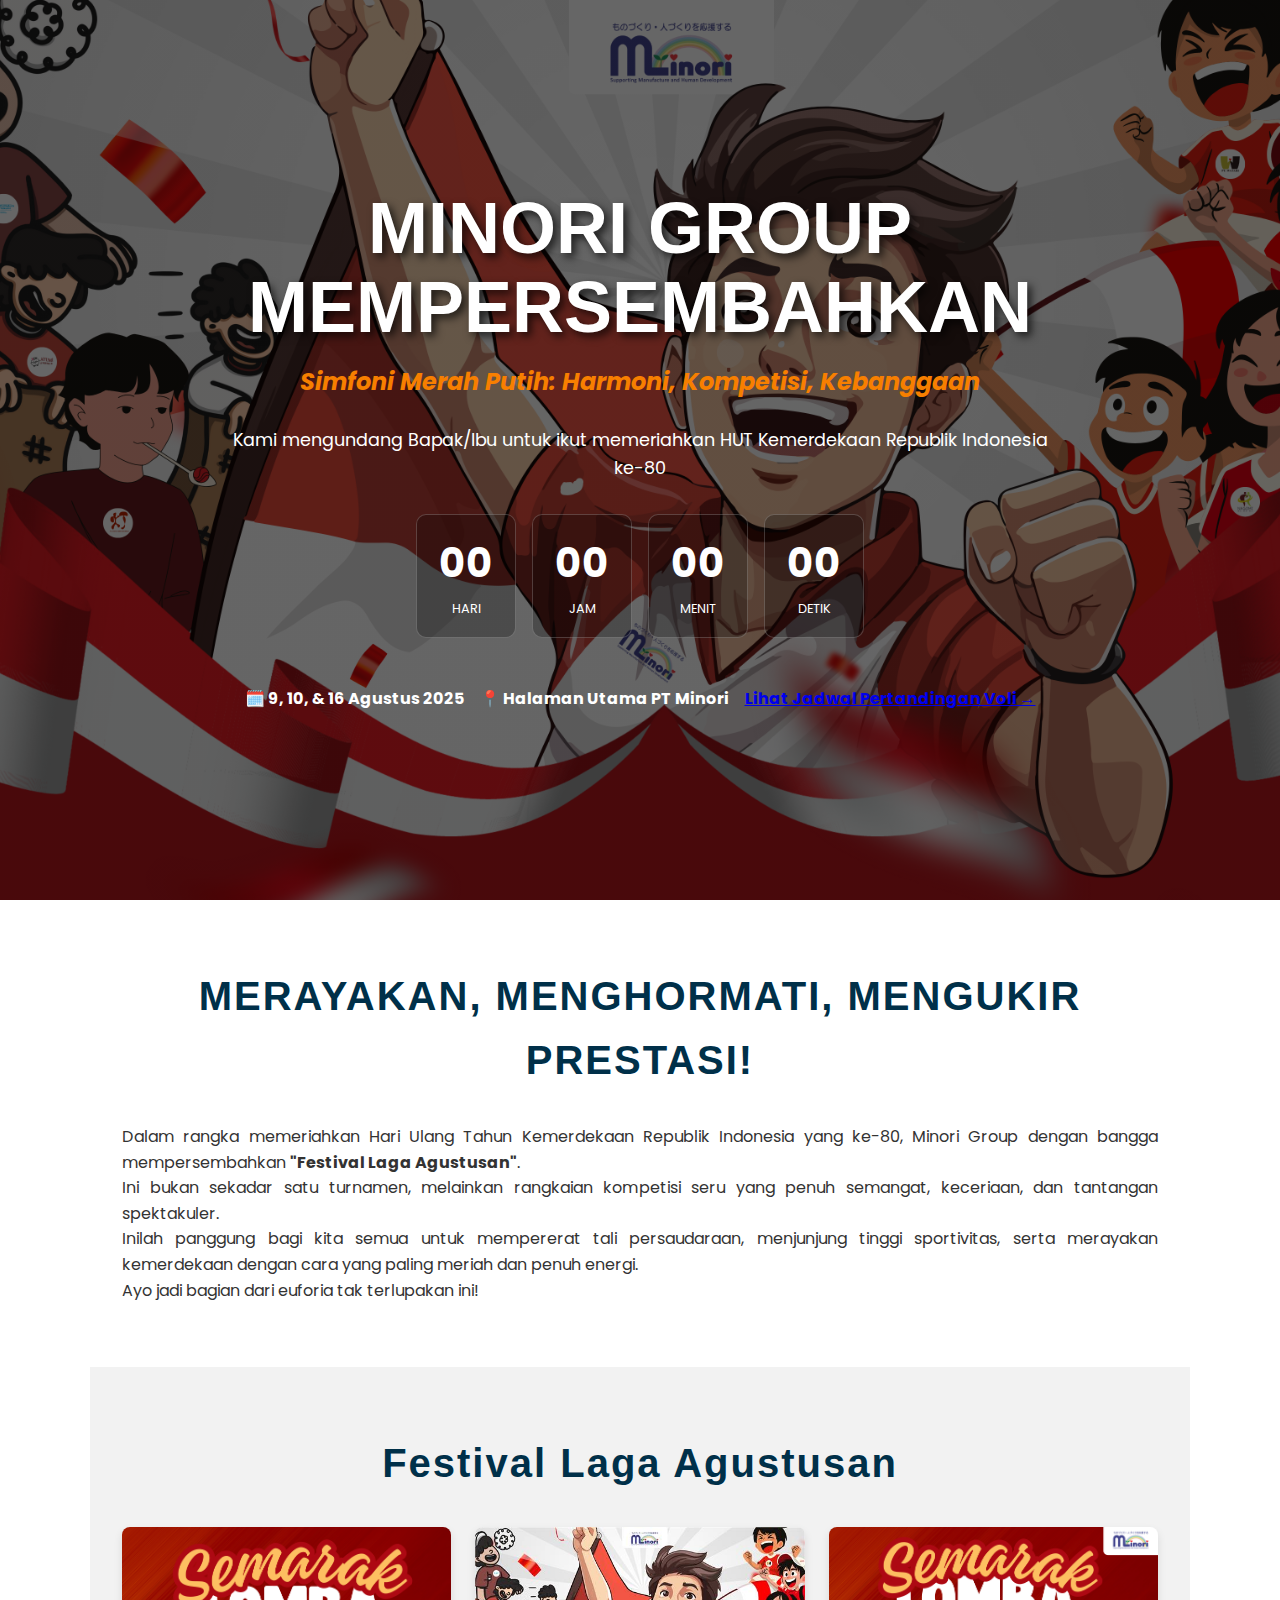
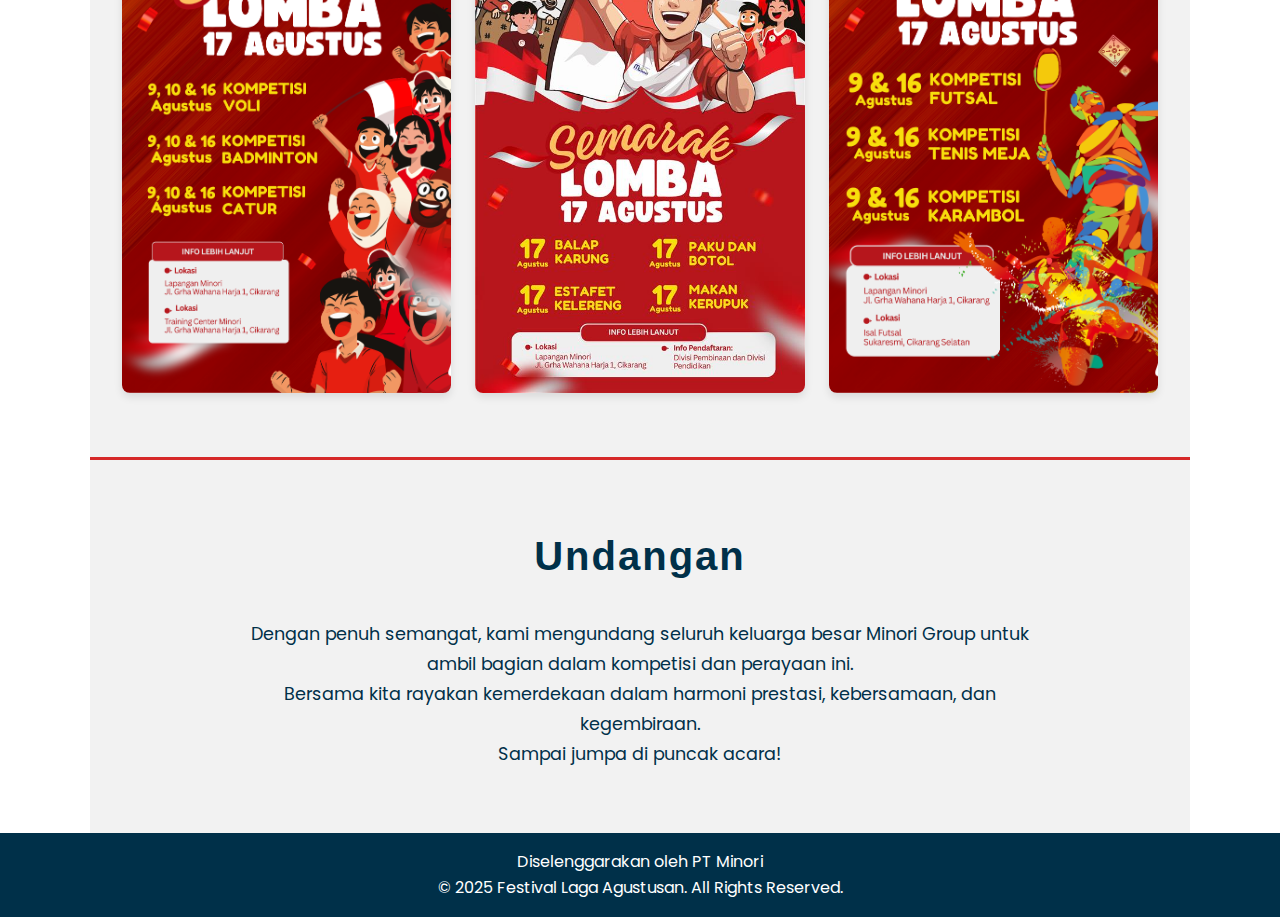
<file: index.html>
<!DOCTYPE html>
<html lang="id">
<head>
    <meta charset="UTF-8">
    <meta name="viewport" content="width=device-width, initial-scale=1.0">
    <title>HUT RI ke-80 untuk Minori Group</title>
    
    <link rel="preconnect" href="https://fonts.googleapis.com">
    <link rel="preconnect" href="https://fonts.gstatic.com" crossorigin>
    <link href="https://fonts.googleapis.com/css2?family=Gagalin&family=Poppins:wght@400;700;900&display=swap" rel="stylesheet">
    
    <link rel="stylesheet" href="style.css">
</head>
<body>

    <header class="hero-section">
        <div class="hero-content"> 
            <div id="confetti-container"></div>
            <h1 class="hero-title">MINORI GROUP MEMPERSEMBAHKAN</h1>
            <h2 class="hero-subtitle">Simfoni Merah Putih: Harmoni, Kompetisi, Kebanggaan</h2>
            
            <p class="hero-description">
                Kami mengundang Bapak/Ibu untuk ikut memeriahkan HUT Kemerdekaan Republik Indonesia ke-80
            </p>
            
            <div id="countdown" class="animasi">
                <div class="time-box">
                    <span id="days">00</span>
                    <small>Hari</small>
                </div>
                <div class="time-box">
                    <span id="hours">00</span>
                    <small>Jam</small>
                </div>
                <div class="time-box">
                    <span id="minutes">00</span>
                    <small>Menit</small>
                </div>
                <div class="time-box">
                    <span id="seconds">00</span>
                    <small>Detik</small>
                </div>
            </div>
            
            <div class="key-info">
                <span>🗓️ 9, 10, & 16 Agustus 2025</span>
                <span>📍 Halaman Utama PT Minori</span>
                <a href="schedule.html" class="button-link">Lihat Jadwal Pertandingan Voli →</a>
            </div>
        </div> 
    </header> 

    <main>
        <section id="tentang" class="container animasi">
            <h2 class="section-title">MERAYAKAN, MENGHORMATI, MENGUKIR PRESTASI!</h2>
            
            <p class="text-justify">
                Dalam rangka memeriahkan Hari Ulang Tahun Kemerdekaan Republik Indonesia yang ke-80, Minori Group dengan bangga mempersembahkan <strong>"Festival Laga Agustusan"</strong>. <br>
                Ini bukan sekadar satu turnamen, melainkan rangkaian kompetisi seru yang penuh semangat, keceriaan, dan tantangan spektakuler. <br> Inilah panggung bagi kita semua untuk mempererat tali persaudaraan, menjunjung tinggi sportivitas, serta merayakan kemerdekaan dengan cara yang paling meriah dan penuh energi. <br>
                Ayo jadi bagian dari euforia tak terlupakan ini!
            </p>
        </section>

        <section id="lomba" class="container animasi">
            <h2 class="section-title">Festival Laga Agustusan</h2>
            
            <div class="gallery-container">
                <img src="Lomba3.png" alt="Lomba Tarik Tambang">
                <img src="Lomba1.png" alt="Lomba Balap Karung">
                <img src="Lomba2.png" alt="Lomba Makan Kerupuk">
            </div>
        </section>
        <section id="undangan" class="invitation-section container animasi">
            <h2 class="section-title">Undangan</h2>
            <p>
                Dengan penuh semangat, kami mengundang seluruh keluarga besar Minori Group untuk ambil bagian dalam kompetisi dan perayaan ini. <br> Bersama kita rayakan kemerdekaan dalam harmoni prestasi, kebersamaan, dan kegembiraan. <br> Sampai jumpa di puncak acara!
            </p>
        </section>
    </main>

    <footer>
        <p>Diselenggarakan oleh PT Minori</p>
        <p>© 2025 Festival Laga Agustusan. All Rights Reserved.</p>
    </footer>
    
    <script src="countdown.js" defer></script>
    <script src="script.js" defer></script>
    </body>
</html>
</file>
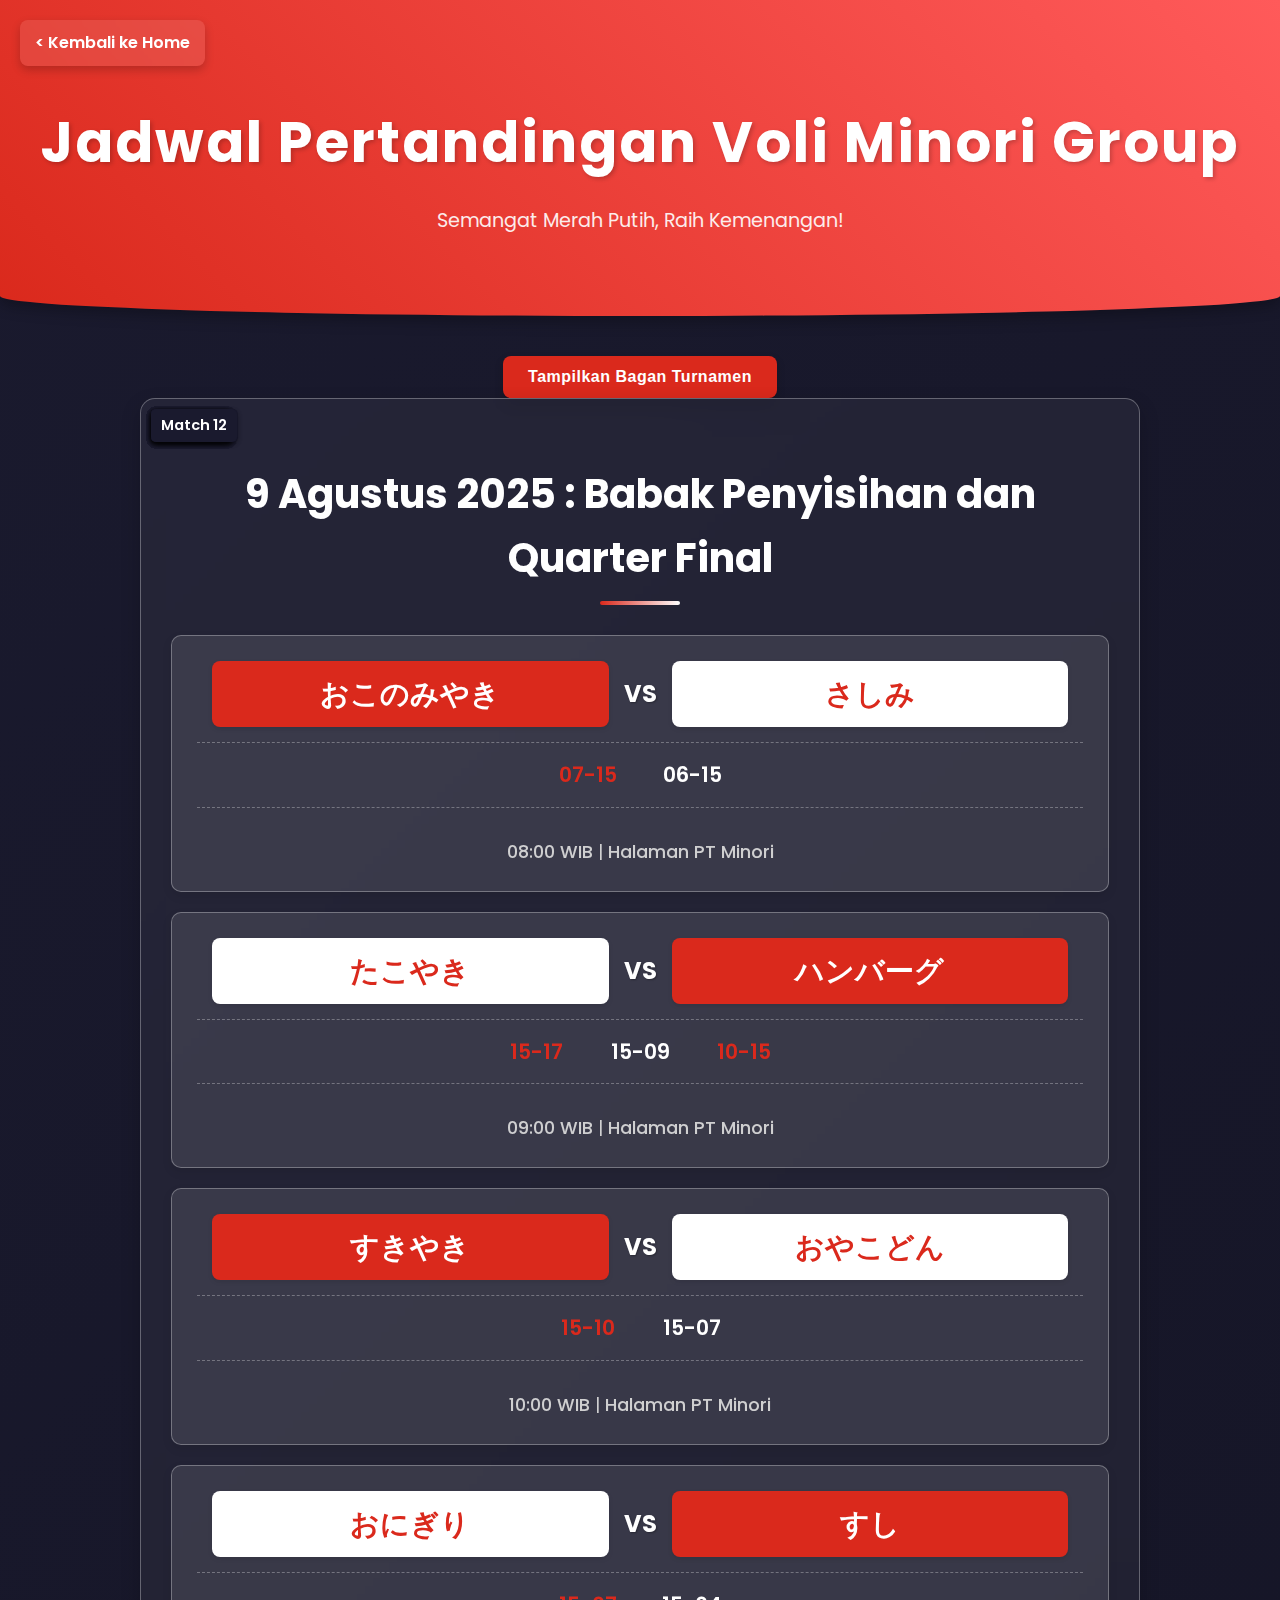
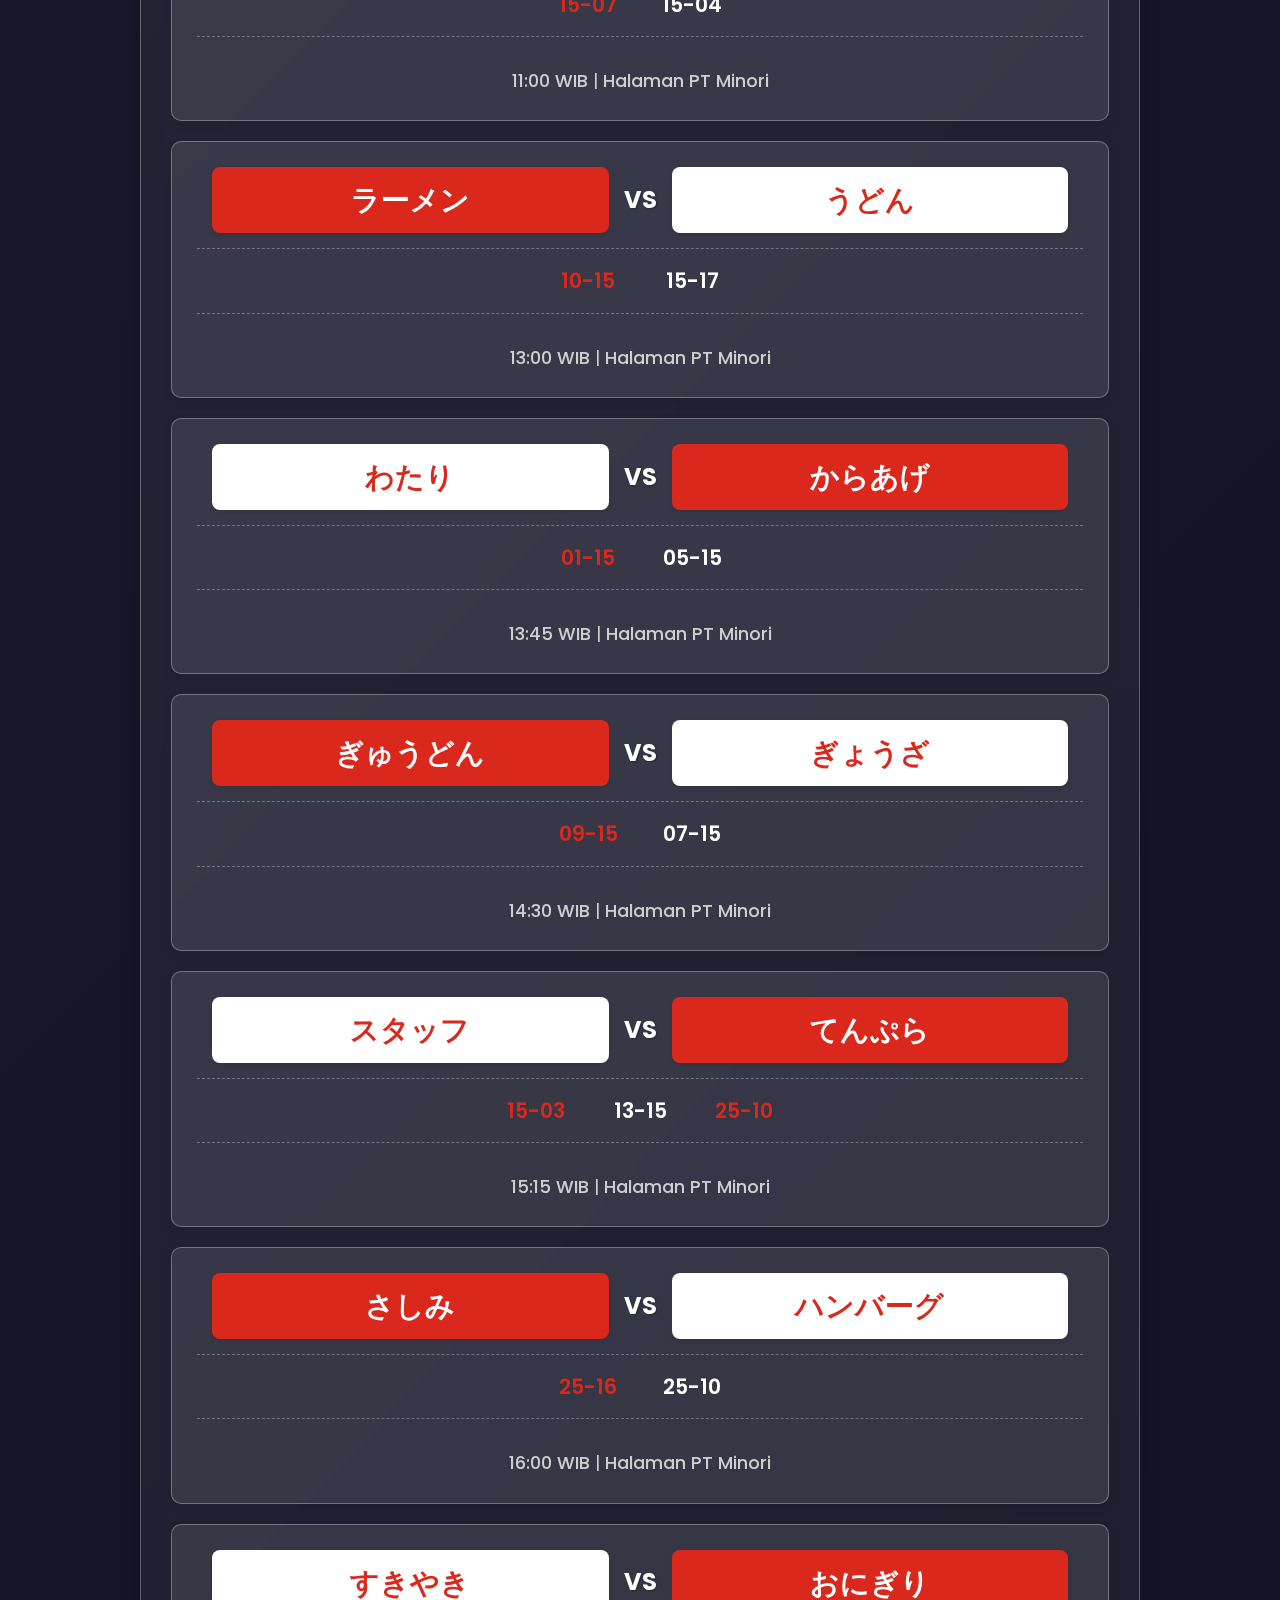
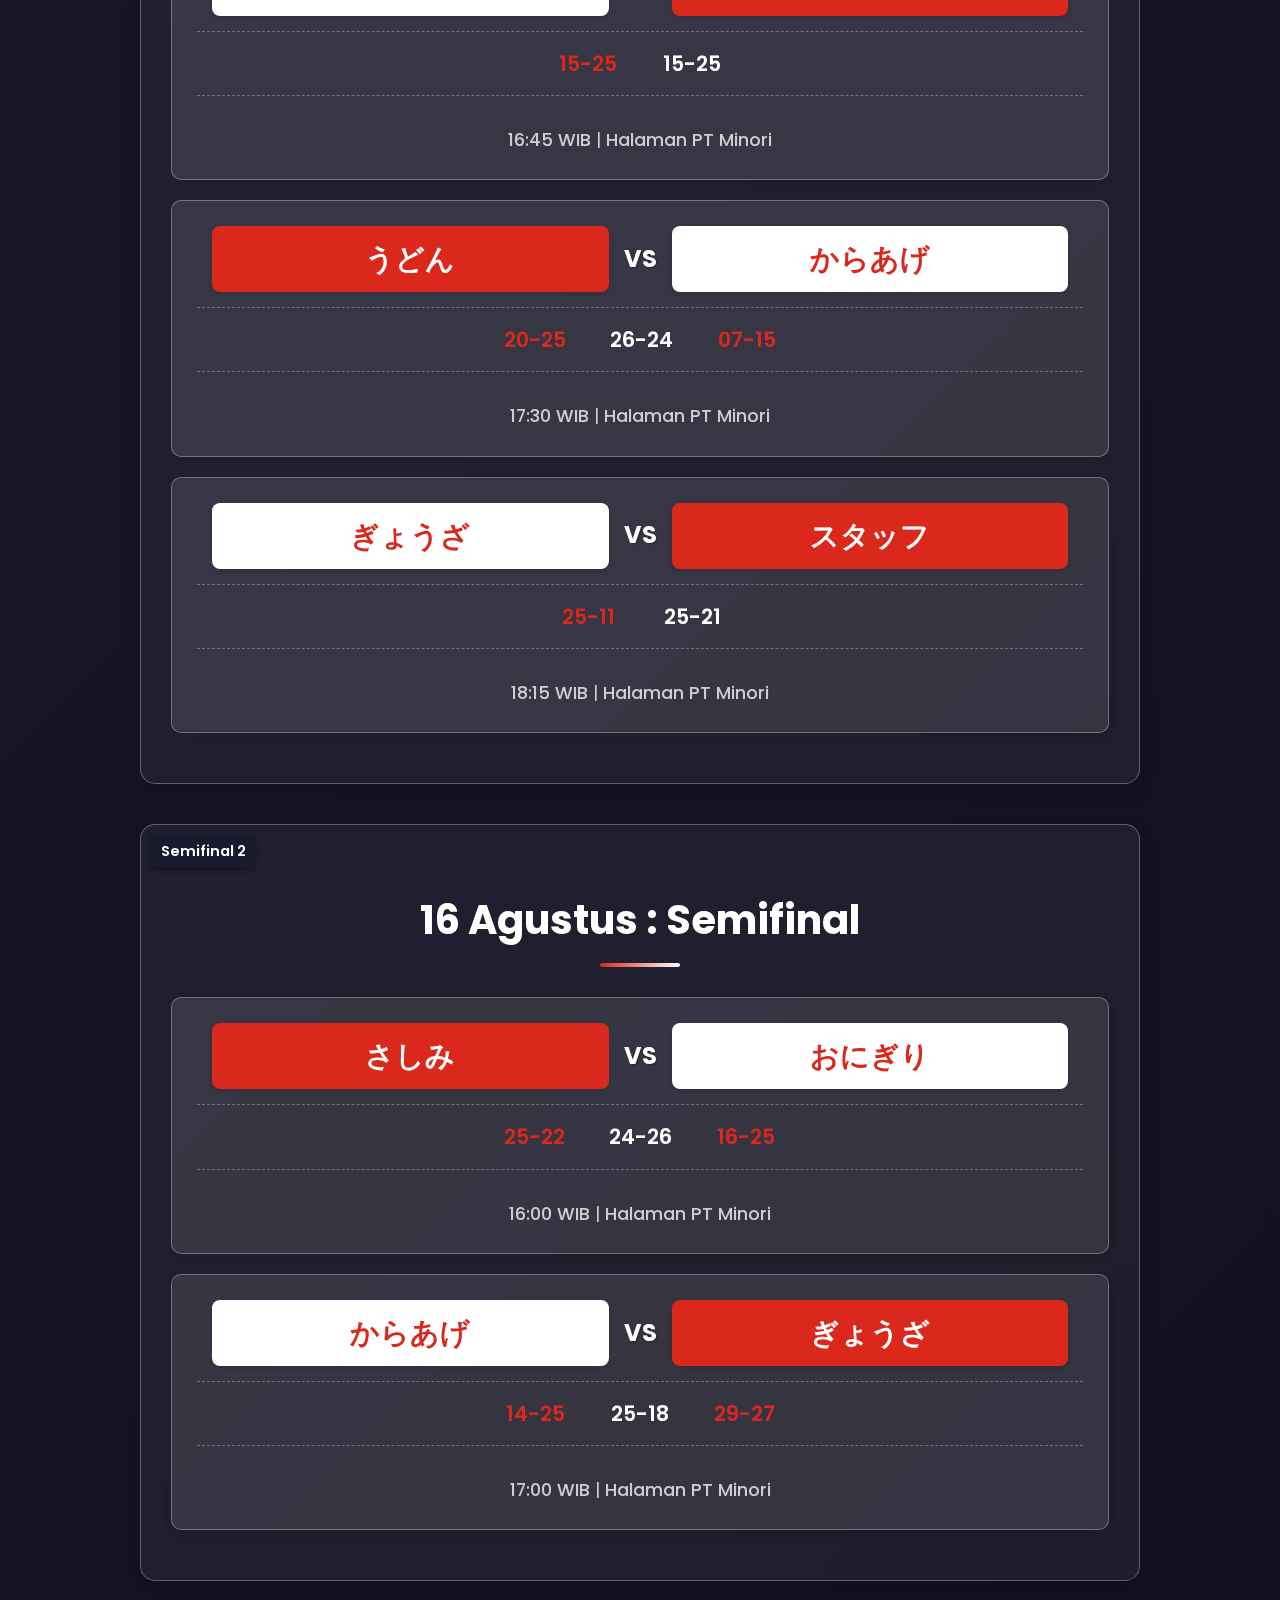
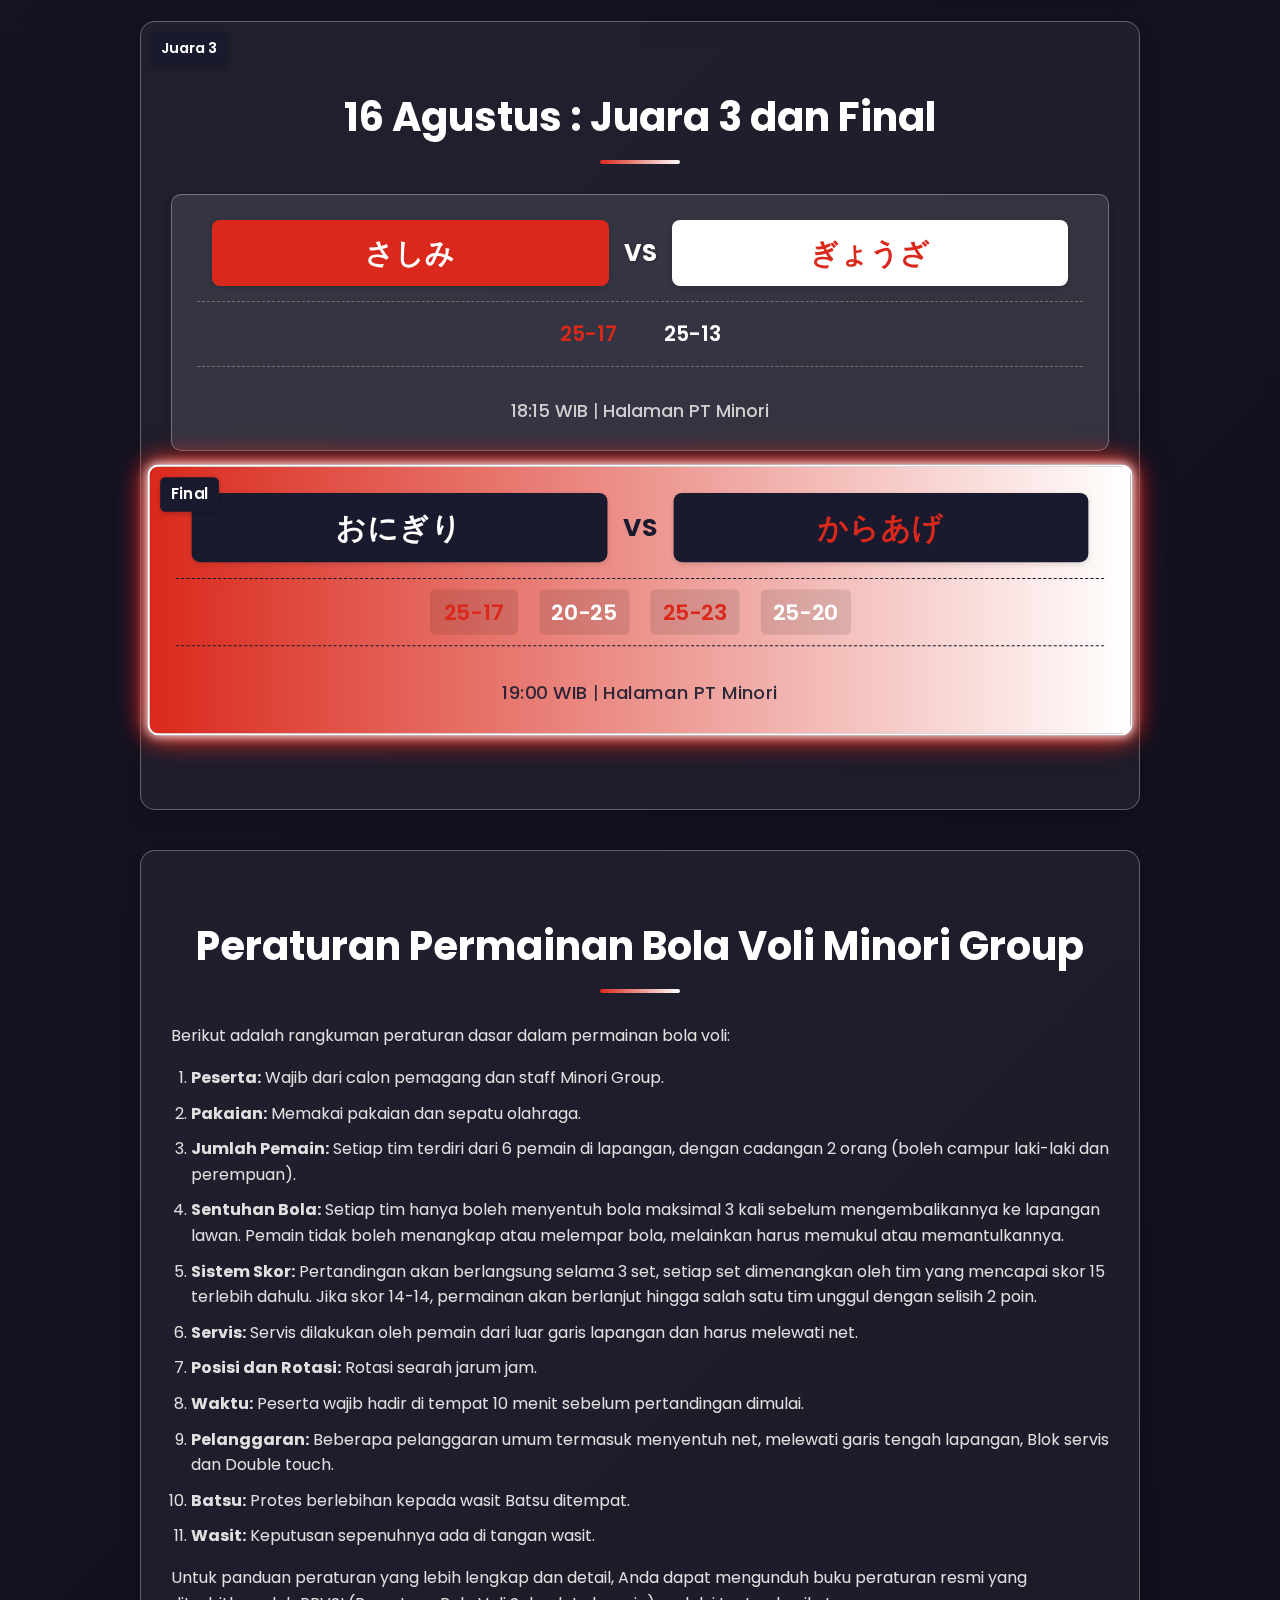
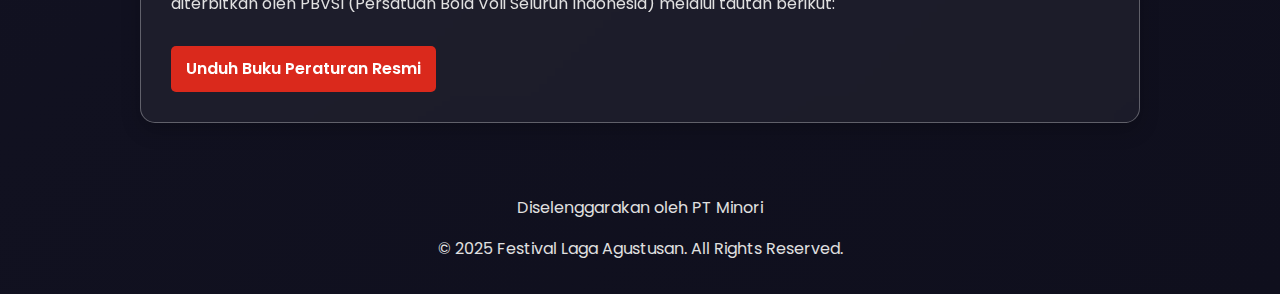
<file: schedule.html>
<!DOCTYPE html>
<html lang="id">
<head>
    <meta charset="UTF-8">
    <meta name="viewport" content="width=device-width, initial-scale=1.0">
    <title>Jadwal Pertandingan Voli</title>
    <link rel="stylesheet" href="schedule.css">
    <link href="https://fonts.googleapis.com/css2?family=Poppins:wght@400;600;700&display=swap" rel="stylesheet">
</head>
<body>

    <div id="winner-animation-container">
        <div class="trophy-icon">&#127942;</div>
        <h2 id="winner-title">Selamat! Tim <span id="winner-name"></span> Juara!</h2>
    </div>

    <a href="index.html" class="back-home-btn">
        &lt; Kembali ke Home
    </a>
    <div id="confetti-container"></div>
    <div class="header">
        <h1>Jadwal Pertandingan Voli Minori Group</h1>
        <p>Semangat Merah Putih, Raih Kemenangan!</p>
    </div>

<div id="imageModal" class="modal">
  <span class="close">&times;</span>
  <img class="modal-content" id="modalImage">
</div>
<div style="text-align: center; margin-top: 40px;">
  <button id="showImageBtn">Tampilkan Bagan Turnamen
  </button>
</div>

    <main class="schedule-container">
        <section class="match-day">
            <h2>9 Agustus 2025 : Babak Penyisihan dan Quarter Final</h2>
            <div class="match-card">
                <div class="match-number">Match 1</div>
                <div class="team team-red">おこのみやき</div>
                <div class="vs">VS</div>
                <div class="team team-white">さしみ</div>
                <div class="match-score">
                    <span class="set-score">07-15</span>
                    <span class="set-score">06-15</span>
                </div>
                <div class="match-info">
                    <span class="time">08:00 WIB</span> | <span class="venue">Halaman PT Minori</span>
                </div>
            </div>
            <div class="match-card">
                <div class="match-number">Match 2</div>
                <div class="team team-white">たこやき</div>
                <div class="vs">VS</div>
                <div class="team team-red">ハンバーグ</div>
                <div class="match-score">
                    <span class="set-score">15-17</span>
                    <span class="set-score">15-09</span>
                    <span class="set-score">10-15</span>
                </div>
                <div class="match-info">
                    <span class="time">09:00 WIB</span> | <span class="venue">Halaman PT Minori</span>
                </div>
                </div>
                <div class="match-card">
                <div class="match-number">Match 3</div>
                <div class="team team-red">すきやき</div>
                <div class="vs">VS</div>
                <div class="team team-white">おやこどん</div>
                <div class="match-score">
                    <span class="set-score">15-10</span>
                    <span class="set-score">15-07</span>
                </div>
                <div class="match-info">
                    <span class="time">10:00 WIB</span> | <span class="venue">Halaman PT Minori</span>
                </div>
            </div>
            <div class="match-card">
                <div class="match-number">Match 4</div>
                <div class="team team-white">おにぎり</div>
                <div class="vs">VS</div>
                <div class="team team-red">すし</div>
                <div class="match-score">
                    <span class="set-score">15-07</span>
                    <span class="set-score">15-04</span>
                </div>
                <div class="match-info">
                    <span class="time">11:00 WIB</span> | <span class="venue">Halaman PT Minori</span>
                </div>
            </div>
            <div class="match-card">
                <div class="match-number">Match 5</div>
                <div class="team team-red">ラーメン</div>
                <div class="vs">VS</div>
                <div class="team team-white">うどん</div>
                <div class="match-score">
                    <span class="set-score">10-15</span>
                    <span class="set-score">15-17</span>
                </div>
                <div class="match-info">
                    <span class="time">13:00 WIB</span> | <span class="venue">Halaman PT Minori</span>
                </div>
            </div>
            <div class="match-card">
                <div class="match-number">Match 6</div>
                <div class="team team-white">わたり</div>
                <div class="vs">VS</div>
                <div class="team team-red">からあげ</div>
                <div class="match-score">
                    <span class="set-score">01-15</span>
                    <span class="set-score">05-15</span>
                </div>
                <div class="match-info">
                    <span class="time">13:45 WIB</span> | <span class="venue">Halaman PT Minori</span>
                </div>
            </div>
            <div class="match-card">
                <div class="match-number">Match 7</div>
                <div class="team team-red">ぎゅうどん</div>
                <div class="vs">VS</div>
                <div class="team team-white">ぎょうざ</div>
                <div class="match-score">
                    <span class="set-score">09-15</span>
                    <span class="set-score">07-15</span>
                </div>
                <div class="match-info">
                    <span class="time">14:30 WIB</span> | <span class="venue">Halaman PT Minori</span>
                </div>
            </div>
            <div class="match-card">
                <div class="match-number">Match 8</div>
                <div class="team team-white">スタッフ</div>
                <div class="vs">VS</div>
                <div class="team team-red">てんぷら</div>
                <div class="match-score">
                    <span class="set-score">15-03</span>
                    <span class="set-score">13-15</span>
                    <span class="set-score">25-10</span>
                </div>
                <div class="match-info">
                    <span class="time">15:15 WIB</span> | <span class="venue">Halaman PT Minori</span>
                </div>
            </div>
            <div class="match-card">
                <div class="match-number">Match 9</div>
                <div class="team team-red">さしみ</div>
                <div class="vs">VS</div>
                <div class="team team-white">ハンバーグ</div>
                <div class="match-score">
                    <span class="set-score">25-16</span>
                    <span class="set-score">25-10</span>
                </div>
                <div class="match-info">
                    <span class="time">16:00 WIB</span> | <span class="venue">Halaman PT Minori</span>
                </div>
            </div>
            <div class="match-card">
                <div class="match-number">Match 10</div>
                <div class="team team-white">すきやき</div>
                <div class="vs">VS</div>
                <div class="team team-red">おにぎり</div>
                <div class="match-score">
                    <span class="set-score">15-25</span>
                    <span class="set-score">15-25</span>
                </div>
                <div class="match-info">
                    <span class="time">16:45 WIB</span> | <span class="venue">Halaman PT Minori</span>
                </div>
            </div>
            <div class="match-card">
                <div class="match-number">Match 11</div>
                <div class="team team-red">うどん</div>
                <div class="vs">VS</div>
                <div class="team team-white">からあげ</div>
                <div class="match-score">
                    <span class="set-score">20-25</span>
                    <span class="set-score">26-24</span>
                    <span class="set-score">07-15</span>
                </div>
                <div class="match-info">
                    <span class="time">17:30 WIB</span> | <span class="venue">Halaman PT Minori</span>
                </div>
            </div>
            <div class="match-card">
                <div class="match-number">Match 12</div>
                <div class="team team-white">ぎょうざ</div>
                <div class="vs">VS</div>
                <div class="team team-red">スタッフ</div>
                <div class="match-score">
                    <span class="set-score">25-11</span>
                    <span class="set-score">25-21</span>
                </div>
                <div class="match-info">
                    <span class="time">18:15 WIB</span> | <span class="venue">Halaman PT Minori</span>
                </div>
            </div>
        </section>

        <section class="match-day">
            <h2>16 Agustus : Semifinal</h2>
            <div class="match-card">
                <div class="match-number">Semifinal 1</div>
                <div class="team team-red">さしみ</div>
                <div class="vs">VS</div>
                <div class="team team-white">おにぎり</div>
                <div class="match-score">
                    <span class="set-score">25-22</span>
                    <span class="set-score">24-26</span>
                    <span class="set-score">16-25</span>
                </div>
                <div class="match-info">
                    <span class="time">16:00 WIB</span> | <span class="venue">Halaman PT Minori</span>
                </div>
            </div>
            <div class="match-card">
                <div class="match-number">Semifinal 2</div>
                <div class="team team-white">からあげ</div>
                <div class="vs">VS</div>
                <div class="team team-red">ぎょうざ</div>
                <div class="match-score">
                    <span class="set-score">14-25</span>
                    <span class="set-score">25-18</span>
                    <span class="set-score">29-27</span>
                </div>
                <div class="match-info">
                    <span class="time">17:00 WIB</span> | <span class="venue">Halaman PT Minori</span>
                </div>
            </div>
        </section>

        <section class="match-day">
            <h2>16 Agustus : Juara 3 dan Final</h2>
            <div class="match-card Juara-3">
                <div class="match-number">Juara 3</div>
                <div class="team team-red">さしみ</div>
                <div class="vs">VS</div>
                <div class="team team-white">ぎょうざ</div>
                <div class="match-score">
                    <span class="set-score">25-17</span>
                    <span class="set-score">25-13</span>
                </div>
                <div class="match-info">
                    <span class="time">18:15 WIB</span> | <span class="venue">Halaman PT Minori</span>
                </div>
            </div>
            <div class="match-card final-match">
                <div class="match-number">Final</div>
                <div class="team team-white">おにぎり</div>
                <div class="vs">VS</div>
                <div class="team team-red">からあげ</div>
                <div class="match-score">
                    <span class="set-score">25-17</span>
                    <span class="set-score">20-25</span>
                    <span class="set-score">25-23</span>
                    <span class="set-score">25-20</span>
                </div>
                <div class="match-info">
                    <span class="time">19:00 WIB</span> | <span class="venue">Halaman PT Minori</span>
                </div>
            </div>
        </section>

        <section class="match-day">
            <h2>Peraturan Permainan Bola Voli Minori Group</h2>
            <div class="rule-book-content">
                <p>Berikut adalah rangkuman peraturan dasar dalam permainan bola voli:</p>
                <ol>
                    <li>
                        <strong>Peserta:</strong> Wajib dari calon pemagang dan staff Minori Group.
                    </li>
                    <li>
                        <strong>Pakaian:</strong> Memakai pakaian dan sepatu olahraga.
                    </li>
                    <li>
                        <strong>Jumlah Pemain:</strong> Setiap tim terdiri dari 6 pemain di lapangan, dengan cadangan 2 orang (boleh campur laki-laki dan perempuan).
                    </li>
                    <li>
                        <strong>Sentuhan Bola:</strong> Setiap tim hanya boleh menyentuh bola maksimal 3 kali sebelum mengembalikannya ke lapangan lawan. Pemain tidak boleh menangkap atau melempar bola, melainkan harus memukul atau memantulkannya.
                    </li>
                    <li>
                        <strong>Sistem Skor:</strong> Pertandingan akan berlangsung selama 3 set, setiap set dimenangkan oleh tim yang mencapai skor 15 terlebih dahulu. Jika skor 14-14, permainan akan berlanjut hingga salah satu tim unggul dengan selisih 2 poin.
                    </li>
                    <li>
                        <strong>Servis:</strong> Servis dilakukan oleh pemain dari luar garis lapangan dan harus melewati net.
                    </li>
                    <li>
                        <strong>Posisi dan Rotasi:</strong> Rotasi searah jarum jam.
                    </li>
                    <li><strong>Waktu:</strong> Peserta wajib hadir di tempat 10 menit sebelum pertandingan dimulai.
                    </li>
                    <li>
                        <strong>Pelanggaran:</strong> Beberapa pelanggaran umum termasuk menyentuh net, melewati garis tengah lapangan, Blok servis dan Double touch.
                    </li>
                    <li><strong>Batsu:</strong> Protes berlebihan kepada wasit Batsu ditempat.
                    </li>
                    <li><strong>Wasit:</strong> Keputusan sepenuhnya ada di tangan wasit.
                    </li>
                </ol>
                <p>Untuk panduan peraturan yang lebih lengkap dan detail, Anda dapat mengunduh buku peraturan resmi yang diterbitkan oleh PBVSI (Persatuan Bola Voli Seluruh Indonesia) melalui tautan berikut:</p>
                <a href="https://www.pbvsi.or.id/wp-content/uploads/2025/06/BUKU-PERATURAN-RESMI-2025-2028.pdf" target="_blank" class="rule-book-link">Unduh Buku Peraturan Resmi</a>
            </div>
        </section>
    </main>
    <footer>
        <p>Diselenggarakan oleh PT Minori</p>
        <p>© 2025 Festival Laga Agustusan. All Rights Reserved.</p>
    </footer>

    <script src="schedule.js"></script>
</body>
</html>
</file>
<file: style.css>
/* --- Konfigurasi Dasar & Variabel --- */
:root {
    --primary-color: #D62828; /* Merah Bendera */
    --secondary-color: #003049; /* Biru Tua */
    --accent-color: #F77F00; /* Oranye */
    --white-color: #FFFFFF;
    --dark-text: #333333;
    --light-bg: #F2F2F2;
    --font-title: 'Gagalin', sans-serif;
    --font-body: 'Poppins', sans-serif;
}

* {
    margin: 0;
    padding: 0;
    box-sizing: border-box;
    scroll-behavior: smooth;
}

body {
    font-family: var(--font-body);
    color: var(--dark-text);
    line-height: 1.6;
}

.container {
    max-width: 1100px;
    margin: 0 auto;
    padding: 4rem 2rem;
}

.section-title {
    font-family: var(--font-title);
    font-size: 2.5rem;
    color: var(--secondary-color);
    text-align: center;
    margin-bottom: 2rem;
    letter-spacing: 2px;
}

.text-justify {
    text-align: justify;
}

/* --- Hero Section --- */
.hero-section {
    min-height: 100vh;
    display: flex;
    justify-content: center;
    align-items: center;
    text-align: center;
    color: var(--white-color);
    background: linear-gradient(rgba(0, 0, 0, 0.6), rgba(0, 0, 0, 0.6)), url('background-undangan.png') no-repeat center center/cover;
}

.hero-content {
    max-width: 900px;
    padding: 2rem;
    position: relative; /* Diperlukan untuk confetti */
    z-index: 2;
}

.hero-title {
    font-family: var(--font-title);
    font-size: 4.5rem;
    line-height: 1.1;
    margin-bottom: 1rem;
    text-shadow: 4px 4px 8px rgba(0,0,0,0.7);
    color: var(--white-color);
}

.hero-subtitle {
    font-size: 1.5rem;
    font-weight: 700;
    margin-bottom: 1.5rem;
    color: var(--accent-color);
    font-style: italic;
}

.hero-description {
    font-size: 1.1rem; /* Ukuran font disesuaikan */
}

.key-info {
    display: flex;
    justify-content: center;
    gap: 1rem;
    margin-top: 3rem;
    font-weight: 700;
}

/* --- Countdown --- */
#countdown {
    display: flex;
    justify-content: center;
    gap: 1rem;
    margin-top: 2rem;
    text-shadow: none;
    color: var(--white-color); /* Pastikan teks countdown berwarna putih */
}

.time-box {
    background: rgba(0, 0, 0, 0.25);
    padding: 1rem;
    border-radius: 10px;
    width: 100px;
    text-align: center;
    border: 1px solid rgba(255, 255, 255, 0.2);
}

.time-box span {
    display: block;
    font-size: 2.5rem;
    font-weight: 700;
}

.time-box small {
    font-size: 0.8rem;
    text-transform: uppercase;
}

/* --- Galeri Lomba --- */
#lomba { /* Menggunakan huruf kecil 'lomba' agar konsisten */
    background-color: var(--light-bg);
}

.gallery-container {
    display: flex;     
    justify-content: center; 
    gap: 1.5rem;           
    flex-wrap: wrap;     
    flex-direction: row;
}

.gallery-container img {
    width: 30%; /* Biarkan flexbox yang mengatur lebar */
    max-width: 350px; /* Lebar maksimum per gambar */
    flex: 1 1 300px; /* Fleksibel, dasar 300px, bisa membesar */
    height: auto;
    border-radius: 8px;   
    box-shadow: 0 4px 8px rgba(0,0,0,0.1);
    transition: transform 0.3s ease;
}

.gallery-container img:hover {
    transform: scale(1.05); 
    cursor: pointer;
}

/* --- Invitation Section --- */
.invitation-section {
    background-color: var(--light-bg);
    text-align: center;
    padding-top: 4rem;
    padding-bottom: 4rem;
    border-top: 3px solid var(--primary-color);
}

.invitation-section p {
    max-width: 800px;
    margin: 0 auto;
    font-size: 1.1rem;
    line-height: 1.7;
    color: var(--secondary-color);
}

/* --- Footer --- */
footer {
    background-color: var(--secondary-color);
    color: var(--white-color);
    text-align: center;
    padding: 1rem;
}

/* --- Confetti (Jika digunakan) --- */
#confetti-container {
    position: absolute;
    top: 0;
    left: 0;
    width: 100%;
    height: 100%;
    pointer-events: none;
    overflow: hidden;
    z-index: 1;
}

.confetti {
    position: absolute;
    width: 8px;
    height: 16px;
    opacity: 0;
    animation: fall 5s linear infinite; 
}

@keyframes fall {
    from {
        top: -10%;
        opacity: 1;
        transform: rotate(0deg);
    }
    to {
        top: 110%;
        opacity: 1;
        transform: rotate(720deg);
    }
}


/* === Responsive Design === */
@media (max-width: 768px) {
    .container {
        padding: 3rem 1.5rem;
    }

    .section-title {
        font-size: 2rem;
    }

    .hero-title {
        font-size: 2.5rem;
    }

    .hero-subtitle {
        font-size: 1.1rem;
    }

    .hero-description {
        font-size: 0.9rem;
    }

    .key-info {
        flex-direction: column;
        align-items: center;
        gap: 0.5rem;
    }

    #countdown {
        gap: 0.5rem;
    }

    .time-box {
        width: 70px;
        padding: 0.5rem;
    }

    .time-box span {
        font-size: 1.5rem;
    }

    .time-box small {
        font-size: 0.7rem;
    }

    #tentang p {
        font-size: 0.9rem;
        text-align: left; /* Justify seringkali sulit dibaca di HP */
    }

    .invitation-section p {
        font-size: 1rem;
    }
}
</file>
<file: schedule.css>
:root {
    --red-prime: #DA291C; 
    --white-prime: #FFFFFF;
    --dark-bg: #1a1a2e; 
    --light-text: #e0e0e0;
    --card-bg: rgba(255, 255, 255, 0.1); 
    --border-color: rgba(255, 255, 255, 0.3);
    --hover-effect: rgba(255, 255, 255, 0.2);
}

body {
    font-family: 'Poppins', sans-serif;
    margin: 0;
    padding: 0;
    background: linear-gradient(135deg, var(--dark-bg), #0f0f1d);
    color: var(--light-text);
    line-height: 1.6;
    overflow-x: hidden; 
    position: relative;
}

/* --- Gaya baru untuk animasi pemenang --- */
#winner-animation-container {
    position: fixed;
    top: 50%;
    left: 50%;
    transform: translate(-50%, -50%) scale(0);
    z-index: 10000;
    background: linear-gradient(135deg, #FFD700, #DAA520);
    border: 3px solid var(--white-prime);
    border-radius: 20px;
    padding: 40px;
    text-align: center;
    box-shadow: 0 10px 30px rgba(0, 0, 0, 0.5), 0 0 40px rgba(255, 215, 0, 0.7);
    transition: transform 0.5s cubic-bezier(0.68, -0.55, 0.27, 1.55);
    opacity: 0;
    display: none; /* Sembunyikan secara default */
}

#winner-animation-container.show {
    transform: translate(-50%, -50%) scale(1);
    opacity: 1;
    display: block;
}

#winner-animation-container .trophy-icon {
    font-size: 8em;
    animation: rotate-trophy 2s infinite ease-in-out;
    text-shadow: 2px 2px 5px rgba(0,0,0,0.3);
}

#winner-animation-container #winner-title {
    font-size: 2.5em;
    margin: 10px 0 20px;
    color: var(--dark-bg);
    font-weight: 700;
    text-shadow: 1px 1px 2px rgba(255,255,255,0.5);
}

#winner-animation-container #winner-name {
    color: var(--red-prime);
    text-transform: uppercase;
}

@keyframes rotate-trophy {
    0% { transform: rotate(0deg); }
    50% { transform: rotate(15deg) scale(1.1); }
    100% { transform: rotate(0deg); }
}
/* --- Akhir gaya baru untuk animasi pemenang --- */

.back-home-btn {
    position: fixed;
    top: 20px;
    left: 20px;
    background-color: rgba(255, 255, 255, 0.1);
    color: var(--white-prime);
    padding: 10px 15px;
    border-radius: 8px;
    text-decoration: none;
    font-weight: 600;
    box-shadow: 0 4px 10px rgba(0, 0, 0, 0.2);
    backdrop-filter: blur(5px);
    -webkit-backdrop-filter: blur(5px);
    transition: all 0.3s ease;
    z-index: 1000;
}

.back-home-btn:hover {
    background-color: var(--dark-bg);
    transform: translateY(-2px);
    box-shadow: 0 6px 12px rgba(0, 0, 0, 0.3);
}


/* Confetti Container */
#confetti-container {
    position: fixed;
    top: 0;
    left: 0;
    width: 100%;
    height: 100%;
    pointer-events: none; 
    z-index: 9999;
    overflow: hidden;
}

.confetti {
    position: absolute;
    width: 10px;
    height: 10px;
    background-color: var(--red-prime);
    opacity: 0;
    animation: fall 3s forwards ease-out;
    border-radius: 50%;
    box-shadow: 0 0 5px rgba(0, 0, 0, 0.2);
}

.confetti:nth-child(even) {
    background-color: var(--white-prime);
}

@keyframes fall {
    0% {
        transform: translateY(-100px) rotate(0deg);
        opacity: 0;
    }
    10% {
        opacity: 1;
    }
    100% {
        transform: translateY(100vh) rotate(720deg);
        opacity: 0;
    }
}


.header {
    text-align: center;
    padding: 60px 20px;
    background: linear-gradient(45deg, var(--red-prime), #ff5a5a);
    color: var(--white-prime);
    box-shadow: 0 5px 15px rgba(0, 0, 0, 0.3);
    border-bottom-left-radius: 50% 20px;
    border-bottom-right-radius: 50% 20px;
    margin-bottom: 40px;
    position: relative;
    overflow: hidden; 
}

.header h1 {
    font-size: 3.5em;
    margin-bottom: 10px;
    letter-spacing: 2px;
    text-shadow: 2px 2px 4px rgba(0, 0, 0, 0.2);
}

.header p {
    font-size: 1.2em;
    opacity: 0.9;
}

.schedule-container {
    max-width: 1000px;
    margin: 0 auto;
    padding: 0 20px;
}

.match-day {
    background-color: rgba(255, 255, 255, 0.05);
    border-radius: 15px;
    padding: 30px;
    margin-bottom: 40px;
    box-shadow: 0 8px 20px rgba(0, 0, 0, 0.2);
    border: 1px solid var(--border-color);
    backdrop-filter: blur(10px);
    -webkit-backdrop-filter: blur(10px);
    transition: transform 0.3s ease, box-shadow 0.3s ease;
}

.match-day:hover {
    transform: translateY(-5px);
    box-shadow: 0 12px 25px rgba(0, 0, 0, 0.3);
}

.match-day h2 {
    text-align: center;
    color: var(--white-prime);
    font-size: 2.5em;
    margin-bottom: 30px;
    position: relative;
    padding-bottom: 15px;
}

.match-day h2::after {
    content: '';
    position: absolute;
    left: 50%;
    bottom: 0;
    transform: translateX(-50%);
    width: 80px;
    height: 4px;
    background: linear-gradient(to right, var(--red-prime), var(--white-prime));
    border-radius: 2px;
}

.match-card {
    display: flex;
    flex-wrap: wrap;
    justify-content: space-around;
    align-items: center;
    background-color: var(--card-bg);
    border-radius: 10px;
    padding: 25px;
    margin-bottom: 20px;
    border: 1px solid var(--border-color);
    box-shadow: 0 4px 10px rgba(0, 0, 0, 0.1);
    transition: all 0.3s ease;
}

.match-card:hover {
    background-color: var(--hover-effect);
    transform: scale(1.02);
    box-shadow: 0 6px 15px rgba(0, 0, 0, 0.15);
}

/* --- Match Number --- */
.match-number {
    position: absolute;
    top: 10px;
    left: 10px;
    background-color: var(--dark-bg);
    color: var(--white-prime);
    padding: 5px 10px;
    border-radius: 5px;
    font-size: 0.9em;
    font-weight: 600;
    z-index: 10;
    box-shadow: 0 2px 5px rgba(0, 0, 0, 0.2);
}

.team {
    font-size: 1.8em;
    font-weight: 600;
    padding: 10px 15px;
    border-radius: 8px;
    text-align: center;
    flex: 1;
    margin: 0 15px;
    box-shadow: 0 2px 5px rgba(0, 0, 0, 0.1);
    transition: background-color 0.3s ease, transform 0.2s ease;
}

.team-red {
    background-color: var(--red-prime);
    color: var(--white-prime);
}

.team-white {
    background-color: var(--white-prime);
    color: var(--red-prime);
}

.vs {
    font-size: 1.5em;
    font-weight: 700;
    color: var(--white-prime);
    text-shadow: 1px 1px 2px rgba(0, 0, 0, 0.3);
}

/* --- Style Skor --- */
.match-score {
    flex-basis: 100%;
    text-align: center;
    margin: 15px 0;
    font-size: 1.3em;
    font-weight: 600;
    color: var(--white-prime);
    display: flex;
    justify-content: center;
    gap: 20px;
    padding: 10px 0;
    border-top: 1px dashed var(--border-color);
    border-bottom: 1px dashed var(--border-color);
}

.set-score {
    background-color: rgba(255, 255, 255, 0.1);
    padding: 5px 12px;
    border-radius: 5px;
    min-width: 60px; 
}

.set-score:nth-child(odd) {
    color: var(--red-prime); 
    background-color: rgba(var(--red-prime), 0.2);
}
.set-score:nth-child(even) {
    color: var(--white-prime); 
    background-color: rgba(var(--white-prime), 0.2);
}

/* --- Skor --- */


.match-info {
    text-align: center;
    flex-basis: 100%;
    margin-top: 15px;
    font-size: 1.1em;
    color: var(--light-text);
    opacity: 0.9;
}

.match-info .time,
.match-info .venue {
    font-weight: 500;
}

/* --- Final Card --- */
.final-match {
    background: linear-gradient(to right, var(--red-prime), var(--white-prime));
    color: var(--dark-bg);
    transform: scale(1.05);
    box-shadow: 0 0 10px var(--white-prime), 0 0 20px var(--red-prime), 0 0 30px var(--red-prime);
    border: 2px solid var(--white-prime);
    position: relative;
    z-index: 1; 
    animation: pulse-border 2s infinite ease-in-out;
    margin-bottom: 50px;
}

@keyframes pulse-border {
    0% {
        transform: scale(1.05);
        box-shadow: 0 0 10px var(--white-prime), 0 0 20px var(--red-prime), 0 0 30px var(--red-prime);
    }
    50% {
        transform: scale(1.06);
        box-shadow: 0 0 20px var(--white-prime), 0 0 30px var(--red-prime), 0 0 40px var(--red-prime);
    }
    100% {
        transform: scale(1.05);
        box-shadow: 0 0 10px var(--white-prime), 0 0 20px var(--red-prime), 0 0 30px var(--red-prime);
    }
}

.final-match .team-red {
    background-color: var(--dark-bg);
    color: var(--red-prime);
}

.final-match .team-white {
    background-color: var(--dark-bg);
    color: var(--white-prime);
}

.final-match .vs,
.final-match .match-info {
    color: var(--dark-bg);
    text-shadow: none;
}

.final-match .match-score {
    color: var(--dark-bg);
    border-top: 1px dashed var(--dark-bg);
    border-bottom: 1px dashed var(--dark-bg);
}

.final-match .set-score {
    background-color: rgba(0, 0, 0, 0.1); 
}
.final-match .set-score:nth-child(odd) {
    color: var(--red-prime);
    background-color: rgba(0, 0, 0, 0.1);
}
.final-match .set-score:nth-child(even) {
    color: var(--white-prime);
    background-color: rgba(0, 0, 0, 0.1);
}

.final-match .match-number {
    background-color: var(--dark-bg);
    color: var(--white-prime);
}

/* Gaya baru untuk sparkle */
.sparkle {
    position: absolute;
    width: 3px;
    height: 3px;
    background-color: var(--white-prime);
    border-radius: 50%;
    opacity: 0;
    animation: fade-and-move 1.5s forwards ease-out;
}
@keyframes fade-and-move {
    0% {
        opacity: 0;
        transform: scale(0);
    }
    50% {
        opacity: 1;
        transform: scale(1);
    }
    100% {
        opacity: 0;
        transform: scale(0);
    }
}
/* --- Final Card --- */

/* Gaya untuk Rule Book */
.rule-book-content p, .rule-book-content li {
    font-size: 1em;
    margin-bottom: 10px;
    color: var(--light-text);
}
.rule-book-content ol {
    padding-left: 20px;
}
.rule-book-link {
    display: inline-block;
    background-color: var(--red-prime);
    color: var(--white-prime);
    padding: 10px 15px;
    border-radius: 5px;
    text-decoration: none;
    font-weight: 600;
    margin-top: 20px;
    transition: background-color 0.3s ease, transform 0.2s ease;
}
.rule-book-link:hover {
    background-color: #a82015;
    transform: translateY(-2px);
}

/* --- TOOLTIP--- */
/* Fade-in */
@keyframes fadeIn {
    from {
        opacity: 0;
        transform: translateY(-10px);
    }
    to {
        opacity: 1;
        transform: translateY(0);
    }
}

/* Tooltip new */
.team-roster-tooltip {
    position: absolute;
    background: linear-gradient(145deg, rgba(0, 0, 0, 0.95), rgba(40, 40, 60, 0.95));
    color: var(--light-text);
    border-radius: 10px;
    padding: 15px 20px;
    box-shadow: 0 6px 20px rgba(0, 0, 0, 0.4), 0 0 10px var(--red-prime); 
    z-index: 1000;
    pointer-events: none;
    font-size: 0.9em;
    max-width: 250px;
    border: 1px solid rgba(255, 255, 255, 0.1);
    animation: fadeIn 0.3s ease-out forwards;
}

/* Pseudo */
.team-roster-tooltip::before {
    content: '';
    position: absolute;
    top: -10px; 
    left: 20px; 
    width: 0;
    height: 0;
    border-left: 10px solid transparent;
    border-right: 10px solid transparent;
    border-bottom: 10px solid rgba(0, 0, 0, 0.95);
}

.team-roster-tooltip h4 {
    margin-top: 0;
    margin-bottom: 8px;
    font-size: 1.2em;
    color: var(--red-prime); 
    text-shadow: 1px 1px 2px rgba(0, 0, 0, 0.5);
    border-bottom: 1px solid rgba(255, 255, 255, 0.2);
    padding-bottom: 5px;
}

.team-roster-tooltip ul {
    list-style-type: none;
    padding-left: 0;
    margin: 0;
}

.team-roster-tooltip li {
    padding: 4px 0;
    transition: color 0.2s ease;
}

.team-roster-tooltip li:hover {
    color: var(--white-prime);
}
/* Modal Style */
.modal {
  display: none;
  position: fixed;
  z-index: 10;
  left: 0;
  top: 0;
  width: 100%;
  height: 100%;
  overflow: auto;
  background-color: rgba(0,0,0,0.8);
}

.modal-content {
  display: block;
  margin: 5% auto;
  max-width: 80%;
  border: 5px solid white;
  border-radius: 10px;
}

.close {
  position: absolute;
  top: 20px;
  right: 35px;
  color: white;
  font-size: 40px;
  font-weight: bold;
  cursor: pointer;
}
button {
  padding: 12px 25px;
  font-size: 16px;
  background-color: var(--red-prime);
  color: white;
  border: none;
  border-radius: 8px;
  cursor: pointer;
  transition: all 0.3s ease;
  box-shadow: 0 4px 8px rgba(0,0,0,0.2);
  font-weight: bold;
  letter-spacing: 0.5px;
}

button:hover {
  background-color: var(--dark-bg);
  transform: translateY(-2px);
  box-shadow: 0 6px 12px rgba(0,0,0,0.3);
}

button:active {
  transform: scale(0.97);
  box-shadow: 0 2px 5px rgba(0,0,0,0.2);
}

/* --- Footer --- */
footer {
    background-color: var(--secondary-color);
    color: var(--white-color);
    text-align: center;
    padding: 1rem;
}

/* Responsive Design */
@media (max-width: 768px) {
    .header h1 {
        font-size: 2.5em;
    }

    .match-day h2 {
        font-size: 2em;
    }

    .match-card {
        flex-direction: column;
        padding: 20px;
        padding-top: 40px;
    }

    .match-number {
        top: 15px;
        font-size: 0.8em;
    }

    .team {
        width: 100%;
        margin: 5px 0;
        font-size: 1.2em; 
        padding: 6px 8px; 
    }

    .vs {
        margin: 5px 0;
        font-size: 1.2em;
    }

    .match-score {
        flex-direction: row;
        justify-content: space-around;
        gap: 5px;
        margin: 8px 0; 
    }

    .set-score {
        width: auto;
        min-width: 40px;
        font-size: 0.9em;
        padding: 3px 8px;
    }

    .match-info {
        margin-top: 8px;
        font-size: 0.9em;
    }
    .final-match {
        margin-bottom: 50px;
    }
}

@media (max-width: 480px) {
    .header h1 {
        font-size: 1.8em;
    }

    .header p {
        font-size: 1.2em;
    }

    .match-day h2 {
        font-size: 1.2em;
    }

    .match-card {
        padding: 8px; 
        padding-top: 35px; 
    }

    .match-number {
        top: 10px;
        font-size: 0.75em;
        padding: 4px 8px;
    }

    .team {
        font-size: 1em;
        padding: 2px;
    }

    .vs {
        font-size: 1em; 
    }
    .match-score {
        font-size: 1em; 
    }
    .set-score {
        min-width: 30px;
    }
    .match-info {
        font-size: 0.75em; 
    }

    .final-match {
        margin-bottom: 40px;
    }
    .rule-book-content {
        font-size: 0.75em;
    }
    footer {
        font-size: 0.75em;
    }
    
    .back-home-btn {
        top: 10px;
        left: 10px;
        padding: 8px 12px;
        font-size: 0.6em;
    }
}
</file>
